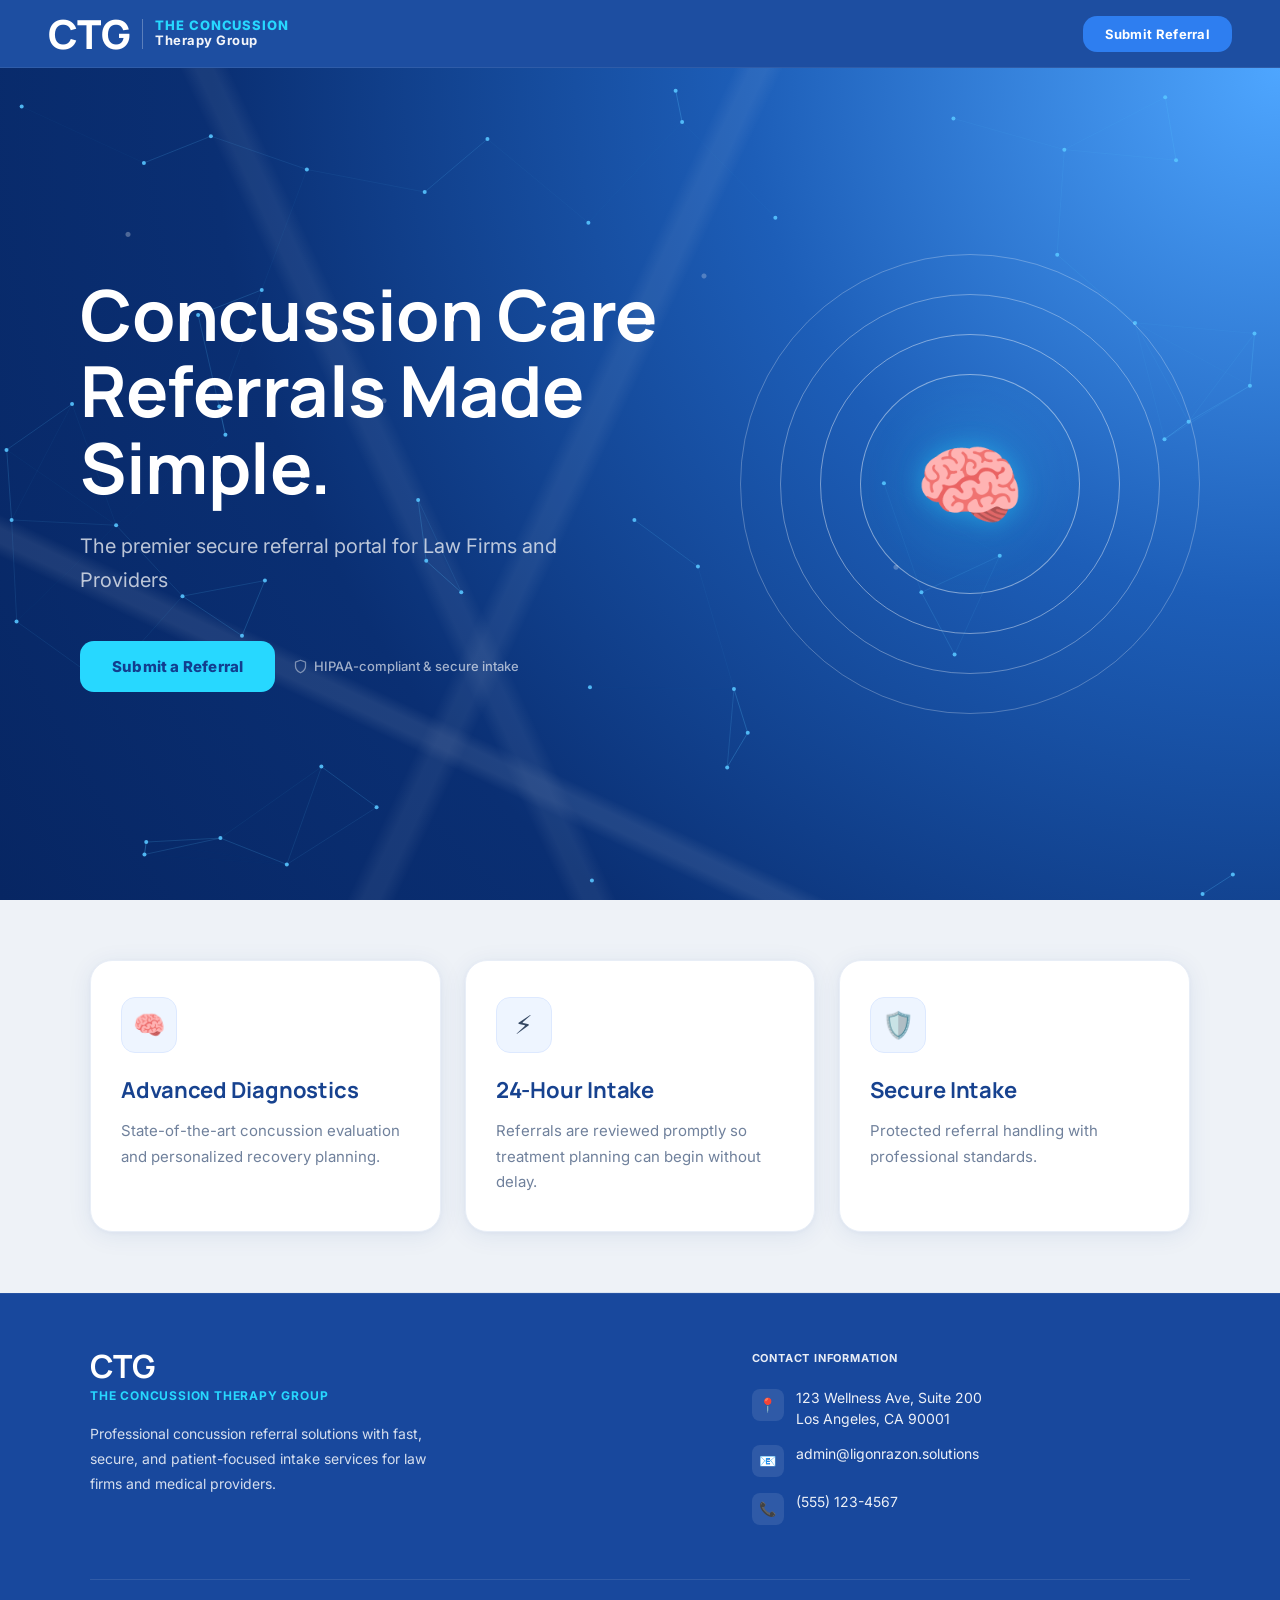
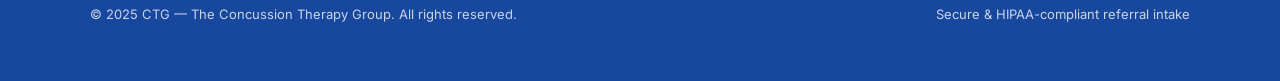
<file: index.html>
<!DOCTYPE html>
<html lang="en">
<head>
  <meta charset="UTF-8">
  <meta name="viewport" content="width=device-width, initial-scale=1.0">
  <title>CTG Referral Portal | The Concussion Therapy Group</title>
  <meta name="description" content="Secure, 24-hour concussion referral portal for law firms and medical providers. Submit patient referrals to The Concussion Therapy Group.">
  <link rel="stylesheet" href="style.css">
</head>
<body>

<!-- ═══════════════════════ PAGE SHELL ═══════════════════════ -->
<div class="page-shell" id="pageShell">

  <!-- HEADER -->
  <header>
    <div class="logo-wrap">
      <span class="logo-main">CTG</span>
      <div class="logo-divider"></div>
      <div class="logo-text-wrap">
        <div class="logo-line-accent">The Concussion</div>
        <div class="logo-line">Therapy Group</div>
      </div>
    </div>
    <button type="button" class="btn open-form-btn">
      Submit Referral
    </button>
  </header>

  <!-- HERO -->
  <section class="hero">
    <div class="hero-content">
      <h1>Concussion Care<br>Referrals Made <em>Simple.</em></h1>
      <p class="hero-sub">The premier secure referral portal for Law Firms and Providers</p>
      <div class="hero-actions">
        <button type="button" class="btn-primary open-form-btn">
          Submit a Referral
        </button>
        <div class="hero-trust">
          <svg width="15" height="15" viewBox="0 0 24 24" fill="none" stroke="currentColor" stroke-width="2" stroke-linecap="round" stroke-linejoin="round"><path d="M12 22s8-4 8-10V5l-8-3-8 3v7c0 6 8 10 8 10z"/></svg>
          HIPAA-compliant &amp; secure intake
        </div>
      </div>
    </div>

    <!-- Animated visual -->
    <div class="hero-visual">
      <div class="pulse-ring-group">
        <div class="pulse-ring"></div>
        <div class="pulse-ring"></div>
        <div class="pulse-ring"></div>
        <div class="ring-core">
          <span class="ring-icon">🧠</span>
        </div>
      </div>
    </div>
  </section>

  <!-- WHY REFER TO US -->
  <section class="section">
    <div class="cards">
      <div class="card reveal">
        <div class="card-icon-wrap">🧠</div>
        <h3>Advanced Diagnostics</h3>
        <p>State-of-the-art concussion evaluation and personalized recovery planning.</p>
      </div>
      <div class="card reveal" style="transition-delay:.12s">
        <div class="card-icon-wrap">⚡</div>
        <h3>24-Hour Intake</h3>
        <p>Referrals are reviewed promptly so treatment planning can begin without delay.</p>
      </div>
      <div class="card reveal" style="transition-delay:.24s">
        <div class="card-icon-wrap">🛡️</div>
        <h3>Secure Intake</h3>
        <p>Protected referral handling with professional standards.</p>
      </div>
    </div>
  </section>

  <div class="divider-line"></div>

  <!-- FOOTER -->
  <footer>
    <div class="footer-inner">
      <div class="footer-brand">
        <span class="logo-main">CTG</span>
        <span class="tagline">The Concussion Therapy Group</span>
        <p>Professional concussion referral solutions with fast, secure, and patient-focused intake services for law firms and medical providers.</p>
      </div>
      <div class="footer-contact">
        <h4>Contact Information</h4>
        <div class="contact-item">
          <div class="contact-item-icon">📍</div>
          <div class="contact-item-text">123 Wellness Ave, Suite 200<br>Los Angeles, CA 90001</div>
        </div>
        <div class="contact-item">
          <div class="contact-item-icon">📧</div>
          <div class="contact-item-text">admin@ligonrazon.solutions</div>
        </div>
        <div class="contact-item">
          <div class="contact-item-icon">📞</div>
          <div class="contact-item-text">(555) 123-4567</div>
        </div>
      </div>
    </div>
    <div class="footer-bottom">
      <p>&copy; 2025 CTG — The Concussion Therapy Group. All rights reserved.</p>
      <p>Secure &amp; HIPAA-compliant referral intake</p>
    </div>
  </footer>

</div><!-- /page-shell -->


<!-- ═══════════════════════ MODAL ═══════════════════════ -->
<div class="modal-overlay" id="formModal">
  <div class="modal-dialog" role="dialog" aria-modal="true" aria-labelledby="referralModalTitle">

    <!-- Modal Header -->
    <div class="modal-header">
      <div class="modal-header-left">
        <h2 id="referralModalTitle">Submit a Patient Referral</h2>
        <p>All fields are secure and confidential</p>
      </div>
      <button type="button" class="modal-close" id="closeModalBtn" aria-label="Close form">×</button>
    </div>

    <!-- Step Indicator -->
    <div class="step-indicator">
      <div class="step-pill active" id="stepPill1">
        <span class="step-pill-num">1</span>
        <span>Referral Details</span>
      </div>
      <div class="step-sep"></div>
      <div class="step-pill" id="stepPill2">
        <span class="step-pill-num">2</span>
        <span>Symptom Questionnaire</span>
      </div>
      <div class="step-sep"></div>
      <div class="step-pill" id="stepPill3">
        <span class="step-pill-num">3</span>
        <span>Optional Uploads</span>
      </div>
    </div>

    <!-- FORM -->
    <form
      id="referralForm"
      action="https://formsubmit.co/admin@ligonrazon.solutions"
      method="POST"
      enctype="multipart/form-data"
    >
      <input type="hidden" name="_subject" value="New CTG Referral Submission">
      <input type="hidden" name="_captcha" value="false">
      <input type="hidden" name="_template" value="table">
      <input type="hidden" name="_next" value="https://concussiontherapygroup.github.io/ctgreferrals/thank-you.html">
      <input type="hidden" name="Submission ID" id="submission_id">

      <!-- ── STEP 1: Referral Details ── -->
      <div class="form-body">
        <div class="form-step active" id="step1">

          <div class="form-section-title">
            <svg width="14" height="14" viewBox="0 0 24 24" fill="none" stroke="currentColor" stroke-width="2.5" stroke-linecap="round" stroke-linejoin="round"><path d="M20 21v-2a4 4 0 0 0-4-4H8a4 4 0 0 0-4 4v2"/><circle cx="12" cy="7" r="4"/></svg>
            Referring Party
          </div>

          <label for="law_firm_provider_name">Law Firm / Provider Name</label>
          <input id="law_firm_provider_name" name="Law Firm / Provider Name" type="text" placeholder="Enter firm or provider name" required>

          <label for="case_manager_paralegal">Case Manager / Paralegal</label>
          <input id="case_manager_paralegal" name="Case Manager / Paralegal" type="text" placeholder="Primary contact name" required>

          <div class="form-section-title" style="margin-top:22px;">
            <svg width="14" height="14" viewBox="0 0 24 24" fill="none" stroke="currentColor" stroke-width="2.5" stroke-linecap="round" stroke-linejoin="round"><path d="M3 9l9-7 9 7v11a2 2 0 0 1-2 2H5a2 2 0 0 1-2-2z"/><polyline points="9 22 9 12 15 12 15 22"/></svg>
            Patient Information
          </div>

          <label for="patient_full_name">Patient's Full Name</label>
          <input id="patient_full_name" name="Patient Full Name" type="text" placeholder="Full legal name" required>

          <label for="patient_full_address">Patient's Full Address</label>
          <input id="patient_full_address" name="Patient Full Address" type="text" placeholder="Street, City, State, ZIP" required>

          <div class="grid2">
            <div>
              <label for="date_of_birth">Date of Birth</label>
              <input id="date_of_birth" name="Date of Birth" type="date" required>
            </div>
            <div>
              <label for="date_of_incident">Date of Incident</label>
              <input id="date_of_incident" name="Date of Incident" type="date" required>
            </div>
          </div>

          <div class="grid2">
            <div>
              <label for="phone_number">Phone Number</label>
              <input id="phone_number" name="Phone Number" type="tel" placeholder="(000) 000-0000" required>
            </div>
            <div>
              <label for="workers_comp_case">Workers Comp Case?</label>
              <select id="workers_comp_case" name="Workers Comp Case" required>
                <option value="">Select option</option>
                <option value="Yes">Yes</option>
                <option value="No">No</option>
              </select>
            </div>
          </div>

          <label for="pip_details">PIP Details <span style="font-weight:400;text-transform:none;letter-spacing:0;font-size:11px;color:var(--text-muted)">(if applicable)</span></label>
          <textarea id="pip_details" name="PIP Details" rows="4" placeholder="Additional insurance or case details..."></textarea>

          <div class="form-actions">
            <div class="left-actions">
              <button type="button" class="alt-btn" id="cancelModalBtn1">Cancel</button>
            </div>
            <div class="right-actions">
              <button type="button" id="nextBtn1" class="submit-btn">
                Continue
                <svg width="14" height="14" viewBox="0 0 24 24" fill="none" stroke="currentColor" stroke-width="2.5" stroke-linecap="round" stroke-linejoin="round"><path d="M5 12h14M12 5l7 7-7 7"/></svg>
              </button>
            </div>
          </div>

        </div><!-- /step1 -->

        <!-- ── STEP 2: Symptoms ── -->
        <div class="form-step" id="step2">

          <div class="step2-note">
            <svg width="16" height="16" viewBox="0 0 24 24" fill="none" stroke="currentColor" stroke-width="2" stroke-linecap="round" stroke-linejoin="round"><circle cx="12" cy="12" r="10"/><line x1="12" y1="8" x2="12" y2="12"/><line x1="12" y1="16" x2="12.01" y2="16"/></svg>
            Please answer each symptom question on behalf of the patient.
          </div>

          <!-- 1. Verbal Communication -->
          <div class="symptom-block">
            <div class="symptom-box">
              <div class="symptom-heading">
                <div class="symptom-number">1</div>
                <div class="symptom-title">Verbal Communication</div>
              </div>
              <div class="symptom-question-row">
                <div class="symptom-question-text">Is it taking longer to understand the meaning of what somebody is saying to you?</div>
                <div class="yes-no-group">
                  <input type="radio" id="vc_meaning_yes" name="Verbal Communication - Takes longer to understand meaning" value="Yes" required>
                  <label for="vc_meaning_yes" class="yn-btn">Yes</label>
                  <input type="radio" id="vc_meaning_no" name="Verbal Communication - Takes longer to understand meaning" value="No" required>
                  <label for="vc_meaning_no" class="yn-btn">No</label>
                </div>
              </div>
              <div class="symptom-question-row">
                <div class="symptom-question-text">Is it taking longer to find the words to say what you want to say?</div>
                <div class="yes-no-group">
                  <input type="radio" id="vc_words_yes" name="Verbal Communication - Takes longer to find words" value="Yes" required>
                  <label for="vc_words_yes" class="yn-btn">Yes</label>
                  <input type="radio" id="vc_words_no" name="Verbal Communication - Takes longer to find words" value="No" required>
                  <label for="vc_words_no" class="yn-btn">No</label>
                </div>
              </div>
              <div class="symptom-question-row">
                <div class="symptom-question-text">Is it taking longer to say the words once you know what you want to say?</div>
                <div class="yes-no-group">
                  <input type="radio" id="vc_say_yes" name="Verbal Communication - Takes longer to say words" value="Yes" required>
                  <label for="vc_say_yes" class="yn-btn">Yes</label>
                  <input type="radio" id="vc_say_no" name="Verbal Communication - Takes longer to say words" value="No" required>
                  <label for="vc_say_no" class="yn-btn">No</label>
                </div>
              </div>
            </div>
          </div>

          <!-- 2. Light Sensitivity -->
          <div class="symptom-block">
            <div class="symptom-box">
              <div class="symptom-heading">
                <div class="symptom-number">2</div>
                <div class="symptom-title">Light Sensitivity</div>
              </div>
              <div class="symptom-question-row">
                <div class="symptom-question-text">Are you more sensitive to light than before the accident?</div>
                <div class="yes-no-group">
                  <input type="radio" id="light_sens_yes" name="Light Sensitivity" value="Yes" required>
                  <label for="light_sens_yes" class="yn-btn">Yes</label>
                  <input type="radio" id="light_sens_no" name="Light Sensitivity" value="No" required>
                  <label for="light_sens_no" class="yn-btn">No</label>
                </div>
              </div>
            </div>
          </div>

          <!-- 3. Sleep Difficulty -->
          <div class="symptom-block">
            <div class="symptom-box">
              <div class="symptom-heading">
                <div class="symptom-number">3</div>
                <div class="symptom-title">Sleep Difficulty</div>
              </div>
              <div class="symptom-question-row">
                <div class="symptom-question-text">Are you sleeping less than usual?</div>
                <div class="yes-no-group">
                  <input type="radio" id="sleep_less_yes" name="Sleep Difficulty - Sleeping less than usual" value="Yes" required>
                  <label for="sleep_less_yes" class="yn-btn">Yes</label>
                  <input type="radio" id="sleep_less_no" name="Sleep Difficulty - Sleeping less than usual" value="No" required>
                  <label for="sleep_less_no" class="yn-btn">No</label>
                </div>
              </div>
              <div class="symptom-question-row">
                <div class="symptom-question-text">Are you having difficulty falling asleep?</div>
                <div class="yes-no-group">
                  <input type="radio" id="sleep_fall_yes" name="Sleep Difficulty - Difficulty falling asleep" value="Yes" required>
                  <label for="sleep_fall_yes" class="yn-btn">Yes</label>
                  <input type="radio" id="sleep_fall_no" name="Sleep Difficulty - Difficulty falling asleep" value="No" required>
                  <label for="sleep_fall_no" class="yn-btn">No</label>
                </div>
              </div>
            </div>
          </div>

          <!-- 4. Fear of Travel -->
          <div class="symptom-block">
            <div class="symptom-box">
              <div class="symptom-heading">
                <div class="symptom-number">4</div>
                <div class="symptom-title">Fear of Travel</div>
              </div>
              <div class="symptom-question-row">
                <div class="symptom-question-text">Are you afraid to travel or drive in a car?</div>
                <div class="yes-no-group">
                  <input type="radio" id="travel_yes" name="Fear of Travel" value="Yes" required>
                  <label for="travel_yes" class="yn-btn">Yes</label>
                  <input type="radio" id="travel_no" name="Fear of Travel" value="No" required>
                  <label for="travel_no" class="yn-btn">No</label>
                </div>
              </div>
            </div>
          </div>

          <!-- 5. Headaches -->
          <div class="symptom-block">
            <div class="symptom-box">
              <div class="symptom-heading">
                <div class="symptom-number">5</div>
                <div class="symptom-title">Headaches</div>
              </div>
              <div class="symptom-question-row">
                <div class="symptom-question-text">Are you having more headaches or more intense headaches since the accident?</div>
                <div class="yes-no-group">
                  <input type="radio" id="headaches_yes" name="Headaches" value="Yes" required>
                  <label for="headaches_yes" class="yn-btn">Yes</label>
                  <input type="radio" id="headaches_no" name="Headaches" value="No" required>
                  <label for="headaches_no" class="yn-btn">No</label>
                </div>
              </div>
            </div>
          </div>

          <!-- 6. Wooziness -->
          <div class="symptom-block">
            <div class="symptom-box">
              <div class="symptom-heading">
                <div class="symptom-number">6</div>
                <div class="symptom-title">Wooziness</div>
              </div>
              <div class="symptom-question-row">
                <div class="symptom-question-text">Do you feel any wooziness?</div>
                <div class="yes-no-group">
                  <input type="radio" id="woozy_yes" name="Wooziness" value="Yes" required>
                  <label for="woozy_yes" class="yn-btn">Yes</label>
                  <input type="radio" id="woozy_no" name="Wooziness" value="No" required>
                  <label for="woozy_no" class="yn-btn">No</label>
                </div>
              </div>
            </div>
          </div>

          <!-- 7. Lightheadedness -->
          <div class="symptom-block">
            <div class="symptom-box">
              <div class="symptom-heading">
                <div class="symptom-number">7</div>
                <div class="symptom-title">Lightheadedness</div>
              </div>
              <div class="symptom-question-row">
                <div class="symptom-question-text">Do you feel lightheadedness?</div>
                <div class="yes-no-group">
                  <input type="radio" id="lightheaded_yes" name="Lightheadedness" value="Yes" required>
                  <label for="lightheaded_yes" class="yn-btn">Yes</label>
                  <input type="radio" id="lightheaded_no" name="Lightheadedness" value="No" required>
                  <label for="lightheaded_no" class="yn-btn">No</label>
                </div>
              </div>
            </div>
          </div>

          <!-- 8. Emotional -->
          <div class="symptom-block">
            <div class="symptom-box">
              <div class="symptom-heading">
                <div class="symptom-number">8</div>
                <div class="symptom-title">Emotional</div>
              </div>
              <div class="symptom-question-row">
                <div class="symptom-question-text">Do you feel more emotional since the accident?</div>
                <div class="yes-no-group">
                  <input type="radio" id="emotional_yes" name="Emotional" value="Yes" required>
                  <label for="emotional_yes" class="yn-btn">Yes</label>
                  <input type="radio" id="emotional_no" name="Emotional" value="No" required>
                  <label for="emotional_no" class="yn-btn">No</label>
                </div>
              </div>
            </div>
          </div>

          <!-- 9. Nervousness -->
          <div class="symptom-block">
            <div class="symptom-box">
              <div class="symptom-heading">
                <div class="symptom-number">9</div>
                <div class="symptom-title">Nervousness</div>
              </div>
              <div class="symptom-question-row">
                <div class="symptom-question-text">Do you feel more nervous since the accident?</div>
                <div class="yes-no-group">
                  <input type="radio" id="nervous_yes" name="Nervousness" value="Yes" required>
                  <label for="nervous_yes" class="yn-btn">Yes</label>
                  <input type="radio" id="nervous_no" name="Nervousness" value="No" required>
                  <label for="nervous_no" class="yn-btn">No</label>
                </div>
              </div>
            </div>
          </div>

          <div class="form-actions">
            <div class="left-actions">
              <button type="button" id="backBtn2" class="alt-btn">
                <svg width="13" height="13" viewBox="0 0 24 24" fill="none" stroke="currentColor" stroke-width="2.5" stroke-linecap="round" stroke-linejoin="round"><path d="M19 12H5M12 19l-7-7 7-7"/></svg>
                Back
              </button>
            </div>
            <div class="right-actions">
              <button type="button" id="nextBtn2" class="submit-btn">
                Continue
                <svg width="14" height="14" viewBox="0 0 24 24" fill="none" stroke="currentColor" stroke-width="2.5" stroke-linecap="round" stroke-linejoin="round"><path d="M5 12h14M12 5l7 7-7 7"/></svg>
              </button>
            </div>
          </div>

        </div><!-- /step2 -->

        <!-- ── STEP 3: Uploads ── -->
        <div class="form-step" id="step3">

          <div class="step2-note">
            <svg width="16" height="16" viewBox="0 0 24 24" fill="none" stroke="currentColor" stroke-width="2" stroke-linecap="round" stroke-linejoin="round"><path d="M21 15v4a2 2 0 0 1-2 2H5a2 2 0 0 1-2-2v-4"/><polyline points="17 8 12 3 7 8"/><line x1="12" y1="3" x2="12" y2="15"/></svg>
            Optional uploads — max total size is <strong style="margin-left:4px;">9 MB</strong>.
          </div>

          <!-- Attached photos question -->
          <div class="symptom-block">
            <div class="symptom-box">
              <div class="symptom-heading">
                <div class="symptom-number">?</div>
                <div class="symptom-title">Are you attaching photos?</div>
              </div>
              <div class="symptom-question-row">
                <div class="symptom-question-text">Please let us know whether you are submitting any photo attachments with this referral.</div>
                <div class="yes-no-group">
                  <input type="radio" id="attached_photos_yes" name="Attached Photos?" value="Yes" required>
                  <label for="attached_photos_yes" class="yn-btn">Yes</label>
                  <input type="radio" id="attached_photos_no" name="Attached Photos?" value="No" required>
                  <label for="attached_photos_no" class="yn-btn">No</label>
                </div>
              </div>
            </div>
          </div>

          <label for="government_id">Government ID Photo <span style="font-weight:400;text-transform:none;letter-spacing:0;font-size:11px;color:var(--text-muted)">(Optional)</span></label>
          <input id="government_id" name="Government ID Photo" type="file" accept="image/*">

          <label for="auto_insurance_card">Auto Insurance Card Photo <span style="font-weight:400;text-transform:none;letter-spacing:0;font-size:11px;color:var(--text-muted)">(Optional)</span></label>
          <input id="auto_insurance_card" name="Auto Insurance Card Photo" type="file" accept="image/*">

          <div class="form-actions">
            <div class="left-actions">
              <button type="button" id="backBtn3" class="alt-btn">
                <svg width="13" height="13" viewBox="0 0 24 24" fill="none" stroke="currentColor" stroke-width="2.5" stroke-linecap="round" stroke-linejoin="round"><path d="M19 12H5M12 19l-7-7 7-7"/></svg>
                Back
              </button>
            </div>
            <div class="right-actions">
              <button type="submit" class="submit-btn">
                <svg width="14" height="14" viewBox="0 0 24 24" fill="none" stroke="currentColor" stroke-width="2.5" stroke-linecap="round" stroke-linejoin="round"><path d="M12 22s8-4 8-10V5l-8-3-8 3v7c0 6 8 10 8 10z"/></svg>
                Submit Secure Referral
              </button>
            </div>
          </div>

        </div><!-- /step3 -->

        <div id="submissionStatus" class="submission-status" style="display:none;"></div>

      </div><!-- /form-body -->
    </form>

  </div><!-- /modal-dialog -->
</div><!-- /modal-overlay -->


<!-- ═══════════════════════ SCRIPTS ═══════════════════════ -->
<script>
/* ── Google Apps Script URL ─────────────────────────── */
const APPS_SCRIPT_URL = "https://script.google.com/macros/s/AKfycbxZIA-p1ildH3FBEvtzJyLDnFqOlr9NNIztrc6M_oCJWsXb8C4vhr-uYoxcEpNRutbYdA/exec";

/* ── Neural Network Canvas ──────────────────────────── */
const hero   = document.querySelector('.hero');
const canvas = document.createElement('canvas');
canvas.id    = 'network';
hero.prepend(canvas);
const ctx    = canvas.getContext('2d');
let w, h, pts = [];

function sizeCanvas() {
  w = canvas.width  = hero.offsetWidth;
  h = canvas.height = hero.offsetHeight;
}
function initPts() {
  pts = [];
  const count = Math.min(55, Math.floor(w / 18));
  for (let i = 0; i < count; i++) {
    pts.push({
      x:  Math.random() * w,
      y:  Math.random() * h,
      vx: (Math.random() - .5) * .45,
      vy: (Math.random() - .5) * .45
    });
  }
}
function draw() {
  ctx.clearRect(0, 0, w, h);
  for (let i = 0; i < pts.length; i++) {
    const p = pts[i];
    p.x += p.vx;  p.y += p.vy;
    if (p.x < 0 || p.x > w) p.vx *= -1;
    if (p.y < 0 || p.y > h) p.vy *= -1;
    ctx.beginPath();
    ctx.arc(p.x, p.y, 2, 0, Math.PI * 2);
    ctx.fillStyle = 'rgba(88,196,255,.9)';
    ctx.fill();
    for (let j = i + 1; j < pts.length; j++) {
      const q  = pts[j];
      const dx = p.x - q.x, dy = p.y - q.y;
      const d  = Math.sqrt(dx*dx + dy*dy);
      if (d < 150) {
        ctx.beginPath();
        ctx.moveTo(p.x, p.y);
        ctx.lineTo(q.x, q.y);
        ctx.strokeStyle = `rgba(88,196,255,${(1 - d / 150) * .35})`;
        ctx.lineWidth = 1;
        ctx.stroke();
      }
    }
  }
  requestAnimationFrame(draw);
}
window.addEventListener('resize', () => { sizeCanvas(); initPts(); });
sizeCanvas(); initPts(); draw();

/* ── Scroll Reveal ──────────────────────────────────── */
const revealEls = document.querySelectorAll('.reveal');
const revealObs = new IntersectionObserver((entries) => {
  entries.forEach(e => { if (e.isIntersecting) { e.target.classList.add('visible'); revealObs.unobserve(e.target); } });
}, { threshold: .12 });
revealEls.forEach(el => revealObs.observe(el));

/* ── Modal ──────────────────────────────────────────── */
const formModal    = document.getElementById('formModal');
const pageShell    = document.getElementById('pageShell');
const closeModalBtn   = document.getElementById('closeModalBtn');
const cancelModalBtn1 = document.getElementById('cancelModalBtn1');

function openModal() {
  formModal.classList.add('active');
  pageShell.classList.add('blurred');
  document.body.classList.add('modal-open');
}
function closeModal() {
  formModal.classList.remove('active');
  pageShell.classList.remove('blurred');
  document.body.classList.remove('modal-open');
}

document.querySelectorAll('.open-form-btn').forEach(b => b.addEventListener('click', openModal));
closeModalBtn.addEventListener('click', closeModal);
cancelModalBtn1.addEventListener('click', closeModal);
formModal.addEventListener('click', e => { if (e.target === formModal) closeModal(); });
document.addEventListener('keydown', e => { if (e.key === 'Escape' && formModal.classList.contains('active')) closeModal(); });

/* ── Step Navigation ────────────────────────────────── */
const step1     = document.getElementById('step1');
const step2     = document.getElementById('step2');
const step3     = document.getElementById('step3');
const stepPill1 = document.getElementById('stepPill1');
const stepPill2 = document.getElementById('stepPill2');
const stepPill3 = document.getElementById('stepPill3');
const nextBtn1  = document.getElementById('nextBtn1');
const nextBtn2  = document.getElementById('nextBtn2');
const backBtn2  = document.getElementById('backBtn2');
const backBtn3  = document.getElementById('backBtn3');
const referralForm      = document.getElementById('referralForm');
const submissionIdInput = document.getElementById('submission_id');
const submissionStatus  = document.getElementById('submissionStatus');

function setActiveStep(n) {
  [step1, step2, step3].forEach(s => s.classList.remove('active'));
  [stepPill1, stepPill2, stepPill3].forEach(p => p.classList.remove('active', 'completed'));
  if (n === 1) {
    step1.classList.add('active');
    stepPill1.classList.add('active');
  } else if (n === 2) {
    step2.classList.add('active');
    stepPill1.classList.add('completed');
    stepPill2.classList.add('active');
  } else {
    step3.classList.add('active');
    stepPill1.classList.add('completed');
    stepPill2.classList.add('completed');
    stepPill3.classList.add('active');
  }
  // scroll modal to top
  document.querySelector('.modal-dialog').scrollTo({ top: 0, behavior: 'smooth' });
}

function validateStep(container) {
  const fields = container.querySelectorAll('input, select, textarea');
  for (const f of fields) {
    if (!f.checkValidity()) { f.reportValidity(); return false; }
  }
  return true;
}

nextBtn1.addEventListener('click', () => { if (validateStep(step1)) setActiveStep(2); });
nextBtn2.addEventListener('click', () => { if (validateStep(step2)) setActiveStep(3); });
backBtn2.addEventListener('click', () => setActiveStep(1));
backBtn3.addEventListener('click', () => setActiveStep(2));

/* ── Submission ─────────────────────────────────────── */
function generateSubmissionId() {
  return "CTG-" + Date.now() + "-" + Math.floor(Math.random() * 100000);
}
function getRadioValue(name) {
  const checked = document.querySelector(`input[name="${CSS.escape(name)}"]:checked`);
  return checked ? checked.value : "";
}
function buildSheetPayload() {
  const govId    = document.getElementById('government_id');
  const autoCard = document.getElementById('auto_insurance_card');
  return {
    submissionId:           submissionIdInput.value,
    lawFirmProviderName:    document.getElementById('law_firm_provider_name').value,
    caseManagerParalegal:   document.getElementById('case_manager_paralegal').value,
    patientFullName:        document.getElementById('patient_full_name').value,
    patientFullAddress:     document.getElementById('patient_full_address').value,
    dateOfBirth:            document.getElementById('date_of_birth').value,
    dateOfIncident:         document.getElementById('date_of_incident').value,
    phoneNumber:            document.getElementById('phone_number').value,
    workersCompCase:        document.getElementById('workers_comp_case').value,
    pipDetails:             document.getElementById('pip_details').value,
    vcMeaning:              getRadioValue('Verbal Communication - Takes longer to understand meaning'),
    vcWords:                getRadioValue('Verbal Communication - Takes longer to find words'),
    vcSay:                  getRadioValue('Verbal Communication - Takes longer to say words'),
    lightSensitivity:       getRadioValue('Light Sensitivity'),
    sleepLess:              getRadioValue('Sleep Difficulty - Sleeping less than usual'),
    sleepFall:              getRadioValue('Sleep Difficulty - Difficulty falling asleep'),
    fearOfTravel:           getRadioValue('Fear of Travel'),
    headaches:              getRadioValue('Headaches'),
    wooziness:              getRadioValue('Wooziness'),
    lightheadedness:        getRadioValue('Lightheadedness'),
    emotional:              getRadioValue('Emotional'),
    nervousness:            getRadioValue('Nervousness'),
    attachedPhotos:         getRadioValue('Attached Photos?'),
    governmentIdUploaded:   govId.files.length    > 0 ? "Yes" : "No",
    autoInsuranceUploaded:  autoCard.files.length > 0 ? "Yes" : "No"
  };
}

referralForm.addEventListener('submit', async function(e) {
  e.preventDefault();
  if (!validateStep(step3)) return;

  const govId    = document.getElementById('government_id');
  const autoCard = document.getElementById('auto_insurance_card');
  const attachedPhotosAnswer = getRadioValue('Attached Photos?');

  const govSize   = govId.files[0]    ? govId.files[0].size    : 0;
  const autoSize  = autoCard.files[0] ? autoCard.files[0].size : 0;
  const totalSize = govSize + autoSize;
  const maxSize   = 9 * 1024 * 1024;

  if (totalSize > maxSize) {
    alert('The total size of the uploaded photos must not exceed 9 MB.');
    return;
  }
  if (attachedPhotosAnswer === "Yes" && govId.files.length === 0 && autoCard.files.length === 0) {
    alert('You selected "Yes" for attached photos, but no files were uploaded.');
    return;
  }
  if (attachedPhotosAnswer === "No" && (govId.files.length > 0 || autoCard.files.length > 0)) {
    alert('You selected "No" for attached photos, but files were uploaded. Please update your answer or remove the files.');
    return;
  }
  if (!submissionIdInput.value) {
    submissionIdInput.value = generateSubmissionId();
  }

  submissionStatus.style.display = 'block';
  submissionStatus.textContent   = 'Submitting your referral…';
  submissionStatus.className     = 'submission-status is-loading';

  try {
    const payload  = buildSheetPayload();
    const response = await fetch(APPS_SCRIPT_URL, {
      method:  'POST',
      headers: { 'Content-Type': 'text/plain;charset=utf-8' },
      body:    JSON.stringify(payload)
    });
    const result = await response.json();
    if (!result.success) throw new Error(result.error || 'Google Sheets submission failed.');
    submissionStatus.textContent = 'Details saved. Sending attachments…';
    referralForm.submit();
  } catch (error) {
    console.error(error);
    submissionStatus.textContent = 'There was a problem saving the form. Please try again.';
    submissionStatus.className   = 'submission-status is-error';
  }
});
</script>

</body>
</html>
</file>
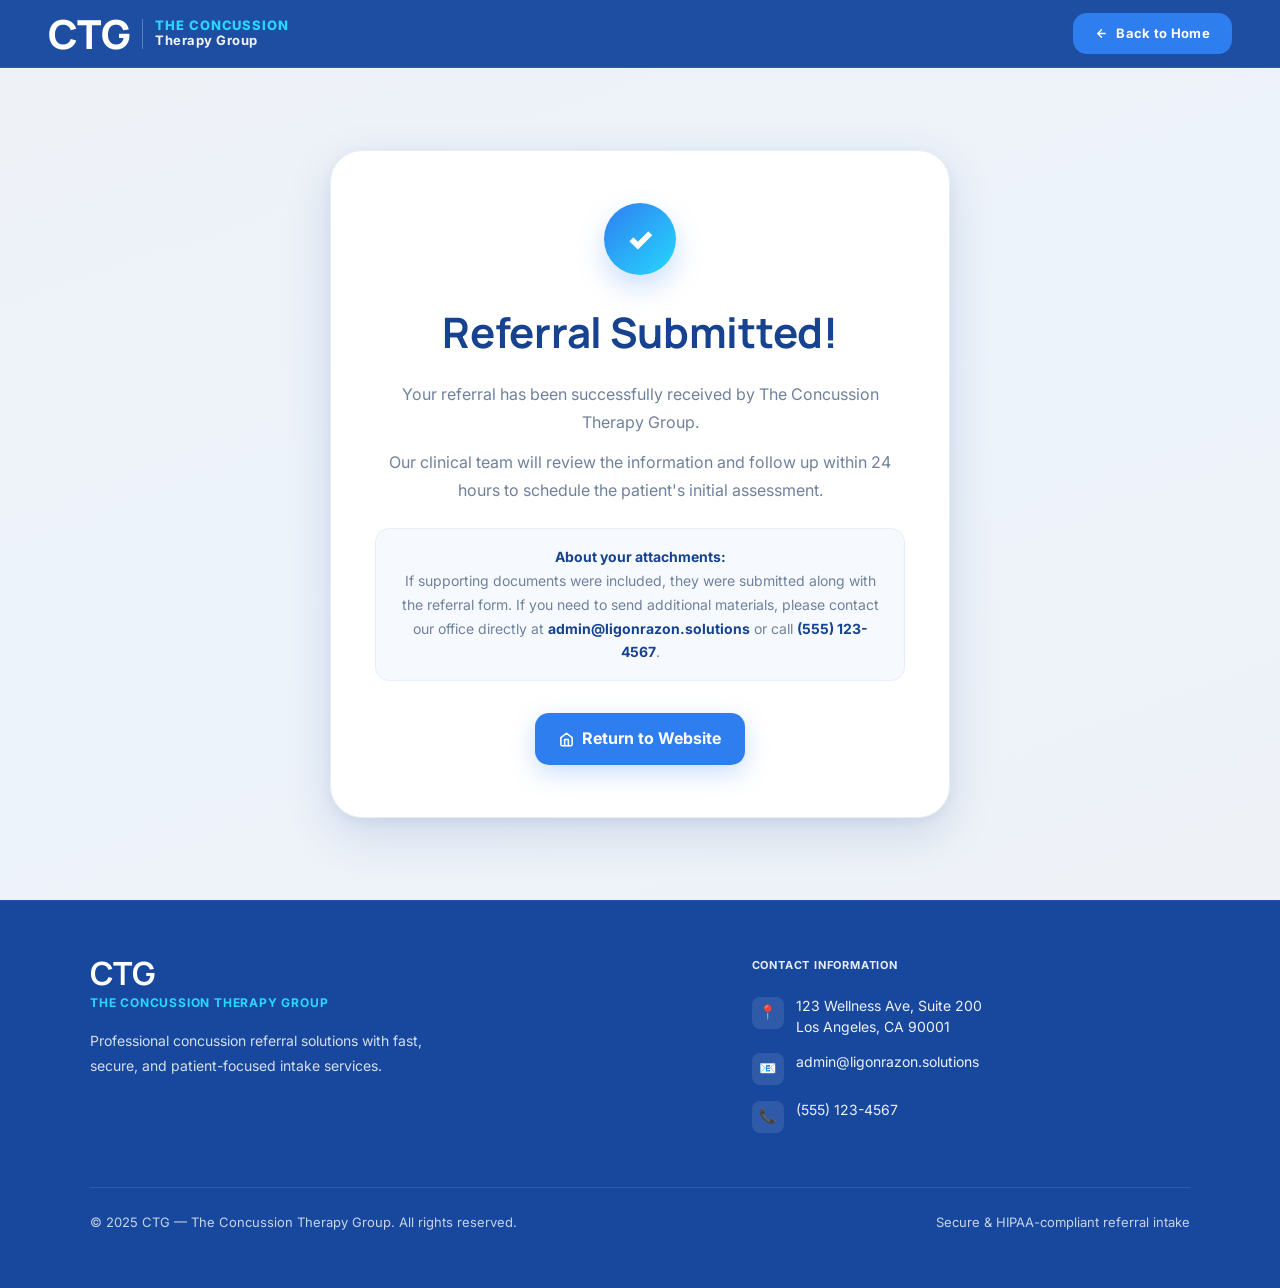
<file: thank-you.html>
<!DOCTYPE html>
<html lang="en">
<head>
  <meta charset="UTF-8">
  <meta name="viewport" content="width=device-width, initial-scale=1.0">
  <title>Thank You | CTG Referral Portal</title>
  <link rel="stylesheet" href="style.css">
</head>
<body>

<header>
  <div class="logo-wrap">
    <span class="logo-main">CTG</span>
    <div class="logo-divider"></div>
    <div class="logo-text-wrap">
      <div class="logo-line-accent">The Concussion</div>
      <div class="logo-line">Therapy Group</div>
    </div>
  </div>
  <a href="index.html" class="btn">
    <svg width="13" height="13" viewBox="0 0 24 24" fill="none" stroke="currentColor" stroke-width="2.5" stroke-linecap="round" stroke-linejoin="round"><path d="M19 12H5M12 19l-7-7 7-7"/></svg>
    Back to Home
  </a>
</header>

<section class="thankyou-section">
  <div class="thankyou-card">
    <div class="thankyou-icon">✓</div>
    <h1>Referral Submitted!</h1>
    <p>Your referral has been successfully received by The Concussion Therapy Group.</p>
    <p>Our clinical team will review the information and follow up within 24 hours to schedule the patient's initial assessment.</p>

    <div class="thankyou-note">
      <strong>About your attachments:</strong><br>
      If supporting documents were included, they were submitted along with the referral form. If you need to send additional materials, please contact our office directly at <strong>admin@ligonrazon.solutions</strong> or call <strong>(555) 123-4567</strong>.
    </div>

    <a href="index.html" class="back-home-btn">
      <svg width="15" height="15" viewBox="0 0 24 24" fill="none" stroke="currentColor" stroke-width="2.5" stroke-linecap="round" stroke-linejoin="round"><path d="M3 9l9-7 9 7v11a2 2 0 0 1-2 2H5a2 2 0 0 1-2-2z"/><polyline points="9 22 9 12 15 12 15 22"/></svg>
      Return to Website
    </a>
  </div>
</section>

<footer>
  <div class="footer-inner">
    <div class="footer-brand">
      <span class="logo-main">CTG</span>
      <span class="tagline">The Concussion Therapy Group</span>
      <p>Professional concussion referral solutions with fast, secure, and patient-focused intake services.</p>
    </div>
    <div class="footer-contact">
      <h4>Contact Information</h4>
      <div class="contact-item">
        <div class="contact-item-icon">📍</div>
        <div class="contact-item-text">123 Wellness Ave, Suite 200<br>Los Angeles, CA 90001</div>
      </div>
      <div class="contact-item">
        <div class="contact-item-icon">📧</div>
        <div class="contact-item-text">admin@ligonrazon.solutions</div>
      </div>
      <div class="contact-item">
        <div class="contact-item-icon">📞</div>
        <div class="contact-item-text">(555) 123-4567</div>
      </div>
    </div>
  </div>
  <div class="footer-bottom">
    <p>&copy; 2025 CTG — The Concussion Therapy Group. All rights reserved.</p>
    <p>Secure &amp; HIPAA-compliant referral intake</p>
  </div>
</footer>

</body>
</html>
</file>
<file: style.css>
/* ═══════════════════════════════════════════════════════
   CTG — The Concussion Therapy Group
   Design System: "Precision Care" — Premium Medical Portal
   Fonts: Manrope (display) + Inter (UI)
═══════════════════════════════════════════════════════ */

@import url('https://fonts.googleapis.com/css2?family=Inter:wght@300;400;500;600;700;800&family=Manrope:wght@500;600;700;800&display=swap');

/* ── Tokens ── */
:root {
  --navy:        #123E8F;
  --navy-mid:    #184A9E;
  --navy-light:  #2767C5;
  --blue:        #2E7EF0;
  --blue-light:  #5AA5FF;
  --teal:        #27D8FF;
  --teal-dim:    #18BFE6;
  --teal-glow:   rgba(39,216,255,.18);
  --white:       #FFFFFF;
  --off-white:   #EEF2F7;
  --surface:     #F4F7FB;
  --border:      #D8E2F0;
  --border-soft: #E8EEF7;
  --text-head:   #17428F;
  --text-body:   #354863;
  --text-muted:  #70819C;
  --danger:      #C0392B;
  --danger-bg:   #FFF1F1;
  --info-bg:     #EFF6FF;
  --shadow-card: 0 4px 24px rgba(18,62,143,.08), 0 1px 4px rgba(18,62,143,.04);
  --shadow-lift: 0 16px 48px rgba(18,62,143,.14), 0 4px 12px rgba(18,62,143,.06);
  --shadow-modal:0 24px 80px rgba(8,22,46,.28), 0 8px 24px rgba(8,22,46,.12);
  --radius-sm:   8px;
  --radius-md:   14px;
  --radius-lg:   22px;
  --radius-xl:   32px;
  --font-display:'Manrope', system-ui, sans-serif;
  --font-body:   'Inter', system-ui, sans-serif;
  --transition:  .22s cubic-bezier(.4,0,.2,1);
}

/* ── Reset ── */
*, *::before, *::after { margin:0; padding:0; box-sizing:border-box; }

html { scroll-behavior:smooth; }

body {
  font-family: var(--font-body);
  background: var(--off-white);
  color: var(--text-body);
  -webkit-font-smoothing: antialiased;
  line-height: 1.6;
}

body.modal-open { overflow: hidden; }

/* ── Page Shell blur ── */
.page-shell { transition: filter .3s ease, transform .3s ease; }
.page-shell.blurred {
  filter: blur(8px) brightness(.92);
  transform: scale(.992);
  pointer-events: none;
  user-select: none;
}

/* ══════════════════════════════════════
   HEADER
══════════════════════════════════════ */
header {
  position: sticky;
  top: 0;
  z-index: 100;
  background: rgba(20, 71, 158, .96);
  backdrop-filter: blur(16px);
  -webkit-backdrop-filter: blur(16px);
  border-bottom: 1px solid rgba(255,255,255,.08);
  padding: 0 48px;
  height: 68px;
  display: flex;
  align-items: center;
  justify-content: space-between;
}

.logo-wrap {
  display: flex;
  align-items: center;
  gap: 12px;
  text-decoration: none;
}

.logo-main {
  font-family: var(--font-display);
  font-size: 40px;
  font-weight: 800;
  color: #fff;
  letter-spacing: -.6px;
  line-height: 1;
}

.logo-divider {
  width: 1px;
  height: 30px;
  background: rgba(255,255,255,.28);
  flex-shrink: 0;
}

.logo-text-wrap { display: flex; flex-direction: column; gap: 1px; }

.logo-line-accent {
  font-size: 13px;
  font-weight: 800;
  color: var(--teal);
  letter-spacing: .9px;
  text-transform: uppercase;
  line-height: 1.05;
}

.logo-line {
  font-size: 13px;
  font-weight: 700;
  color: rgba(255,255,255,.95);
  letter-spacing: .5px;
  line-height: 1.05;
}

/* Header CTA */
.btn {
  display: inline-flex;
  align-items: center;
  gap: 8px;
  padding: 10px 22px;
  background: var(--blue);
  color: #fff;
  font-family: var(--font-body);
  font-size: 13px;
  font-weight: 700;
  letter-spacing: .3px;
  border-radius: var(--radius-md);
  border: none;
  cursor: pointer;
  text-decoration: none;
  transition: all var(--transition);
}
.btn:hover { background: var(--blue-light); transform: translateY(-1px); box-shadow: 0 8px 24px rgba(46,126,240,.35); }
.btn:active { transform: translateY(0); }

/* ══════════════════════════════════════
   HERO
══════════════════════════════════════ */
.hero {
  position: relative;
  min-height: calc(100vh - 68px);
  display: flex;
  align-items: center;
  overflow: hidden;
  background: radial-gradient(circle at top right, #4ea6ff 0%, #1d5eb8 35%, #0a2f73 70%, #072663 100%);
}

/* Subtle grain texture */
.hero::before {
  content: '';
  position: absolute;
  inset: 0;
  opacity: .35;
  background-image:
    radial-gradient(circle at 10% 20%, rgba(255,255,255,.8) 0 2px, transparent 3px),
    radial-gradient(circle at 30% 40%, rgba(255,255,255,.7) 0 2px, transparent 3px),
    radial-gradient(circle at 55% 25%, rgba(255,255,255,.7) 0 2px, transparent 3px),
    radial-gradient(circle at 70% 60%, rgba(255,255,255,.7) 0 2px, transparent 3px),
    linear-gradient(25deg, transparent 24%, rgba(255,255,255,.25) 25%, rgba(255,255,255,.25) 26%, transparent 27%),
    linear-gradient(65deg, transparent 34%, rgba(255,255,255,.18) 35%, rgba(255,255,255,.18) 36%, transparent 37%),
    linear-gradient(115deg, transparent 44%, rgba(255,255,255,.18) 45%, rgba(255,255,255,.18) 46%, transparent 47%);
  background-size: 100% 100%;
  animation: bgmove 14s linear infinite;
  pointer-events: none;
  z-index: 1;
}

/* Ambient glow orbs */
.hero::after {
  content: '';
  position: absolute;
  inset: 0;
  pointer-events: none;
  z-index: 1;
  background: transparent;
}

#network {
  position: absolute;
  inset: 0;
  width: 100%;
  height: 100%;
  z-index: 2;
}

.hero-content {
  position: relative;
  z-index: 3;
  padding: 80px 80px 80px 80px;
  max-width: 860px;
}

.hero-badge {
  display: inline-flex;
  align-items: center;
  gap: 7px;
  padding: 7px 16px;
  background: rgba(39,216,255,.12);
  border: 1px solid rgba(39,216,255,.3);
  border-radius: 999px;
  font-size: 12px;
  font-weight: 700;
  color: var(--teal);
  letter-spacing: .6px;
  text-transform: uppercase;
  margin-bottom: 28px;
}

.hero-badge-dot {
  width: 6px;
  height: 6px;
  border-radius: 50%;
  background: var(--teal);
  animation: pulse-dot 2s ease-in-out infinite;
}

.hero h1 {
  font-family: var(--font-display);
  font-size: clamp(44px, 5.5vw, 80px);
  font-weight: 700;
  line-height: 1.08;
  color: #fff;
  margin-bottom: 24px;
  letter-spacing: -.5px;
}

.hero h1 em {
  font-style: normal;
  font-weight: 700;
  color: #fff;
}

.hero-sub {
  font-size: clamp(16px, 1.8vw, 20px);
  color: rgba(255,255,255,.72);
  max-width: 520px;
  margin-bottom: 44px;
  line-height: 1.7;
  font-weight: 400;
}

.hero-actions {
  display: flex;
  align-items: center;
  gap: 18px;
  flex-wrap: wrap;
}

.btn-primary {
  display: inline-flex;
  align-items: center;
  gap: 10px;
  padding: 16px 32px;
  background: var(--teal);
  color: var(--navy);
  font-family: var(--font-body);
  font-size: 15px;
  font-weight: 800;
  border-radius: var(--radius-md);
  border: none;
  cursor: pointer;
  transition: all var(--transition);
  letter-spacing: .2px;
}
.btn-primary:hover {
  background: #57E5FF;
  transform: translateY(-2px);
  box-shadow: 0 12px 32px rgba(39,216,255,.4);
}
.btn-primary svg { transition: transform var(--transition); }
.btn-primary:hover svg { transform: translateX(3px); }

.hero-trust {
  display: flex;
  align-items: center;
  gap: 6px;
  color: rgba(255,255,255,.62);
  font-size: 13px;
  font-weight: 500;
}
.hero-trust svg { opacity: .7; }

/* Hero visual — pulsing ring group */
.hero-visual {
  position: absolute;
  right: 80px;
  top: 50%;
  transform: translateY(-50%);
  z-index: 3;
  pointer-events: none;
}

.pulse-ring-group {
  position: relative;
  width: 460px;
  height: 460px;
}

.pulse-ring {
  position: absolute;
  inset: 0;
  border-radius: 50%;
  border: 1.5px solid rgba(255,255,255,.26);
  animation: ring-pulse 3.6s ease-in-out infinite;
}
.pulse-ring:nth-child(2) { inset: 40px; border-color: rgba(255,255,255,.32); animation-delay: .6s; }
.pulse-ring:nth-child(3) { inset: 80px; border-color: rgba(255,255,255,.42); animation-delay: 1.2s; }

.ring-core {
  position: absolute;
  inset: 120px;
  border-radius: 50%;
  background: radial-gradient(circle, rgba(39,216,255,.18) 0%, rgba(39,216,255,.04) 60%, transparent 100%);
  border: 1.5px solid rgba(255,255,255,.45);
  display: flex;
  align-items: center;
  justify-content: center;
}

.ring-icon {
  font-size: 88px;
  filter: drop-shadow(0 0 12px rgba(39,216,255,.45));
  animation: float-brain 4s ease-in-out infinite;
}

/* Trust strip */
.trust-strip {
  background: var(--white);
  border-bottom: 1px solid var(--border-soft);
  padding: 20px 80px;
  display: flex;
  align-items: center;
  justify-content: center;
  gap: 48px;
  flex-wrap: wrap;
}

.trust-item {
  display: flex;
  align-items: center;
  gap: 10px;
}

.trust-icon {
  width: 36px;
  height: 36px;
  border-radius: var(--radius-sm);
  background: var(--surface);
  display: flex;
  align-items: center;
  justify-content: center;
  font-size: 18px;
  flex-shrink: 0;
}

.trust-text strong {
  display: block;
  font-size: 14px;
  font-weight: 700;
  color: var(--text-head);
  line-height: 1.2;
}

.trust-text span {
  font-size: 12px;
  color: var(--text-muted);
  font-weight: 500;
}

.trust-sep {
  width: 1px;
  height: 30px;
  background: var(--border);
}

/* ══════════════════════════════════════
   SECTIONS
══════════════════════════════════════ */
.section {
    width: 100%;
    display: flex;
    justify-content: center;
    padding: 60px 20px;
    box-sizing: border-box;
}

.section-label {
  display: inline-flex;
  align-items: center;
  gap: 8px;
  font-size: 12px;
  font-weight: 700;
  color: var(--blue);
  letter-spacing: .8px;
  text-transform: uppercase;
  margin-bottom: 16px;
}
.section-label::before {
  content: '';
  display: block;
  width: 20px;
  height: 2px;
  background: var(--blue);
  border-radius: 2px;
}

.section h2 {
  font-family: var(--font-display);
  font-size: clamp(32px, 3.5vw, 52px);
  font-weight: 700;
  color: var(--text-head);
  line-height: 1.1;
  letter-spacing: -.3px;
  margin-bottom: 16px;
}
.section h2 em { font-style: italic; color: var(--blue); font-weight: 400; }

.section-sub {
  font-size: 17px;
  color: var(--text-muted);
  max-width: 500px;
  line-height: 1.7;
  margin-bottom: 56px;
}

/* Cards */
.cards {
  display: grid;
  grid-template-columns: repeat(3, 1fr);
  gap: 24px;
  max-width: 1100px;
}

.card {
  background: var(--white);
  border: 1px solid var(--border-soft);
  border-radius: var(--radius-lg);
  padding: 36px 30px;
  transition: all var(--transition);
  cursor: default;
  position: relative;
  overflow: hidden;
  box-shadow: var(--shadow-card);
}

.card::before {
  content: '';
  position: absolute;
  top: 0; left: 0; right: 0;
  height: 3px;
  background: linear-gradient(90deg, var(--blue), var(--teal));
  transform: scaleX(0);
  transform-origin: left;
  transition: transform var(--transition);
}

.card:hover {
  transform: translateY(-6px);
  box-shadow: var(--shadow-lift);
  border-color: var(--border);
}
.card:hover::before { transform: scaleX(1); }

.card-icon-wrap {
  width: 56px;
  height: 56px;
  border-radius: var(--radius-md);
  background: #EEF5FF;
  border: 1px solid #DDE9FF;
  display: flex;
  align-items: center;
  justify-content: center;
  font-size: 26px;
  margin-bottom: 20px;
  transition: all var(--transition);
}
.card:hover .card-icon-wrap {
  background: linear-gradient(135deg, var(--blue), var(--teal));
  border-color: transparent;
  transform: scale(1.08) rotate(-4deg);
}

.card h3 {
  font-family: var(--font-display);
  font-size: 22px;
  font-weight: 700;
  color: var(--text-head);
  margin-bottom: 10px;
  letter-spacing: -.1px;
}

.card p {
  font-size: 15px;
  color: var(--text-muted);
  line-height: 1.7;
}

/* How It Works */
.section-alt {
  background: var(--navy);
  padding: 96px 80px;
  position: relative;
  overflow: hidden;
}

.section-alt::before {
  content: '';
  position: absolute;
  bottom: -200px;
  left: -200px;
  width: 600px;
  height: 600px;
  background: radial-gradient(circle, rgba(39,216,255,.08) 0%, transparent 60%);
  pointer-events: none;
}

.section-alt .section-label { color: var(--teal); }
.section-alt .section-label::before { background: var(--teal); }
.section-alt h2 { color: #fff; }
.section-alt h2 em { color: var(--teal); }
.section-alt .section-sub { color: rgba(255,255,255,.56); }

.steps-grid {
  display: grid;
  grid-template-columns: repeat(3, 1fr);
  gap: 0;
  max-width: 1100px;
  position: relative;
}

/* connector line */
.steps-grid::before {
  content: '';
  position: absolute;
  top: 36px;
  left: calc(33.33% / 2 + 36px);
  right: calc(33.33% / 2 + 36px);
  height: 1px;
  background: linear-gradient(90deg, rgba(39,216,255,.3), rgba(39,216,255,.15), rgba(39,216,255,.3));
  z-index: 0;
}

.step-card {
  padding: 0 32px;
  position: relative;
  z-index: 1;
}
.step-card:first-child { padding-left: 0; }
.step-card:last-child { padding-right: 0; }

.step-num {
  width: 72px;
  height: 72px;
  border-radius: 50%;
  background: rgba(255,255,255,.05);
  border: 1.5px solid rgba(39,216,255,.4);
  display: flex;
  align-items: center;
  justify-content: center;
  font-family: var(--font-display);
  font-size: 26px;
  font-weight: 700;
  color: var(--teal);
  margin-bottom: 24px;
  position: relative;
  z-index: 2;
}

.step-card h3 {
  font-family: var(--font-display);
  font-size: 22px;
  font-weight: 700;
  color: #fff;
  margin-bottom: 10px;
}

.step-card p {
  font-size: 15px;
  color: rgba(255,255,255,.56);
  line-height: 1.7;
}

/* ══════════════════════════════════════
   DIVIDER
══════════════════════════════════════ */
.divider-line {
  height: 1px;
  background: linear-gradient(90deg, transparent, var(--border), transparent);
  margin: 0;
}

/* ══════════════════════════════════════
   FOOTER
══════════════════════════════════════ */
footer {
  background: #18489D;
  border-top: 1px solid rgba(255,255,255,.06);
  padding: 56px 80px;
}

.footer-inner {
  max-width: 1100px;
  margin: auto;
  display: grid;
  grid-template-columns: 1.4fr 1fr;
  gap: 48px;
  align-items: start;
}

.footer-brand .logo-main { font-family: var(--font-display); font-size: 32px; font-weight: 700; color: #fff; display: block; margin-bottom: 4px; }
.footer-brand .tagline { font-size: 12px; color: var(--teal); font-weight: 700; letter-spacing: .8px; text-transform: uppercase; margin-bottom: 16px; display: block; }
.footer-brand p { color: rgba(255,255,255,.82); font-size: 14px; line-height: 1.8; max-width: 340px; }

.footer-contact h4 { color: rgba(255,255,255,.9); font-size: 11px; font-weight: 700; letter-spacing: .8px; text-transform: uppercase; margin-bottom: 20px; }

.contact-item {
  display: flex;
  align-items: flex-start;
  gap: 12px;
  margin-bottom: 14px;
}

.contact-item-icon {
  width: 32px;
  height: 32px;
  border-radius: var(--radius-sm);
  background: rgba(255,255,255,.10);
  display: flex;
  align-items: center;
  justify-content: center;
  font-size: 14px;
  flex-shrink: 0;
  margin-top: 2px;
}

.contact-item-text {
  font-size: 14px;
  color: rgba(255,255,255,.92);
  line-height: 1.5;
}

.footer-bottom {
  max-width: 1100px;
  margin: 40px auto 0;
  padding-top: 24px;
  border-top: 1px solid rgba(255,255,255,.10);
  display: flex;
  align-items: center;
  justify-content: space-between;
  gap: 16px;
  flex-wrap: wrap;
}

.footer-bottom p { font-size: 13px; color: rgba(255,255,255,.76); }

/* ══════════════════════════════════════
   MODAL OVERLAY
══════════════════════════════════════ */
.modal-overlay {
  position: fixed;
  inset: 0;
  background: rgba(8,22,46,.6);
  backdrop-filter: blur(12px);
  -webkit-backdrop-filter: blur(12px);
  display: flex;
  align-items: center;
  justify-content: center;
  padding: 20px;
  opacity: 0;
  visibility: hidden;
  pointer-events: none;
  transition: opacity .28s ease, visibility .28s ease;
  z-index: 9999;
}

.modal-overlay.active {
  opacity: 1;
  visibility: visible;
  pointer-events: auto;
}

.modal-dialog {
  width: 100%;
  max-width: 860px;
  max-height: 92vh;
  overflow-y: auto;
  overflow-x: hidden;
  position: relative;
  border-radius: var(--radius-xl);
  background: var(--white);
  box-shadow: var(--shadow-modal);
  scrollbar-width: thin;
  scrollbar-color: var(--border) transparent;
}

.modal-dialog::-webkit-scrollbar { width: 5px; }
.modal-dialog::-webkit-scrollbar-track { background: transparent; }
.modal-dialog::-webkit-scrollbar-thumb { background: var(--border); border-radius: 999px; }

/* Modal header bar */
.modal-header {
  position: sticky;
  top: 0;
  z-index: 10;
  background: var(--white);
  border-bottom: 1px solid var(--border-soft);
  padding: 20px 28px;
  display: flex;
  align-items: center;
  justify-content: space-between;
  gap: 16px;
}

.modal-header-left h2 {
  font-family: var(--font-display);
  font-size: 22px;
  font-weight: 700;
  color: var(--text-head);
  line-height: 1.2;
}
.modal-header-left p {
  font-size: 13px;
  color: var(--text-muted);
  margin-top: 3px;
}

.modal-close {
  width: 40px;
  height: 40px;
  border-radius: var(--radius-md);
  background: var(--surface);
  border: 1px solid var(--border-soft);
  color: var(--text-muted);
  font-size: 24px;
  line-height: 1;
  cursor: pointer;
  display: inline-flex;
  align-items: center;
  justify-content: center;
  flex-shrink: 0;
  transition: all var(--transition);
  padding: 0;
  font-family: Arial, sans-serif;
}
.modal-close:hover { background: #EAF1FA; color: var(--text-head); transform: none; }

/* Step indicator */
.step-indicator {
  display: flex;
  align-items: center;
  gap: 0;
  padding: 20px 28px;
  border-bottom: 1px solid var(--border-soft);
  background: #F5F9FF;
}

.step-pill {
  display: flex;
  align-items: center;
  gap: 8px;
  font-size: 13px;
  font-weight: 600;
  color: var(--text-muted);
  padding: 8px 16px;
  border-radius: var(--radius-md);
  transition: all var(--transition);
  white-space: nowrap;
}

.step-pill-num {
  width: 22px;
  height: 22px;
  border-radius: 50%;
  background: var(--border);
  color: var(--text-muted);
  font-size: 11px;
  font-weight: 800;
  display: flex;
  align-items: center;
  justify-content: center;
  flex-shrink: 0;
  transition: all var(--transition);
}

.step-pill.active {
  color: var(--navy);
  background: var(--white);
  box-shadow: var(--shadow-card);
}
.step-pill.active .step-pill-num {
  background: var(--blue);
  color: #fff;
}

.step-pill.completed { color: var(--teal-dim); }
.step-pill.completed .step-pill-num { background: var(--teal); color: #fff; }

.step-sep {
  flex: 1;
  height: 1px;
  background: var(--border);
  margin: 0 6px;
  min-width: 16px;
}

/* ══════════════════════════════════════
   FORM BODY
══════════════════════════════════════ */
.form-body {
  padding: 28px 28px 24px;
}

.form-step { display: none; }
.form-step.active { display: block; }

.form-section-title {
  font-size: 13px;
  font-weight: 700;
  color: var(--blue);
  letter-spacing: .5px;
  text-transform: uppercase;
  margin-bottom: 16px;
  padding-bottom: 10px;
  border-bottom: 1px solid var(--border-soft);
  display: flex;
  align-items: center;
  gap: 8px;
}

label {
  display: block;
  font-size: 12px;
  font-weight: 700;
  color: var(--text-head);
  margin: 14px 0 5px;
  text-transform: uppercase;
  letter-spacing: .4px;
}

input[type="text"],
input[type="tel"],
input[type="date"],
input[type="file"],
select,
textarea {
  width: 100%;
  padding: 12px 14px;
  border: 1.5px solid var(--border);
  border-radius: var(--radius-md);
  background: #F8FBFF;
  font-family: var(--font-body);
  font-size: 14px;
  color: var(--text-head);
  transition: all var(--transition);
  outline: none;
}

input[type="text"]:focus,
input[type="tel"]:focus,
input[type="date"]:focus,
select:focus,
textarea:focus {
  border-color: var(--blue);
  background: #fff;
  box-shadow: 0 0 0 3px rgba(46,126,240,.1);
}

input[type="file"] {
  padding: 10px 14px;
  cursor: pointer;
  font-size: 13px;
  color: var(--text-muted);
}

textarea { resize: vertical; min-height: 100px; }

select { cursor: pointer; }

.grid2 {
  display: grid;
  grid-template-columns: 1fr 1fr;
  gap: 14px;
}

/* Symptom blocks */
.step2-note {
  display: flex;
  align-items: center;
  gap: 10px;
  padding: 12px 16px;
  background: var(--info-bg);
  border: 1px solid rgba(46,126,240,.15);
  border-radius: var(--radius-md);
  font-size: 13px;
  color: var(--blue);
  margin-bottom: 20px;
}

.symptom-block { margin-bottom: 14px; }

.symptom-box {
  border: 1.5px solid var(--border-soft);
  border-radius: var(--radius-md);
  overflow: hidden;
  transition: border-color var(--transition);
}
.symptom-box:focus-within { border-color: var(--blue); }

.symptom-heading {
  display: flex;
  align-items: center;
  gap: 10px;
  padding: 12px 16px;
  background: #F4F8FF;
  border-bottom: 1px solid var(--border-soft);
}

.symptom-number {
  width: 26px;
  height: 26px;
  border-radius: 50%;
  background: var(--navy);
  color: #fff;
  font-size: 12px;
  font-weight: 800;
  display: flex;
  align-items: center;
  justify-content: center;
  flex-shrink: 0;
}

.symptom-title {
  font-size: 14px;
  font-weight: 700;
  color: var(--text-head);
}

.symptom-question-row {
  padding: 14px 16px;
  background: var(--white);
}
.symptom-question-row + .symptom-question-row { border-top: 1px solid var(--border-soft); }

.symptom-question-text {
  font-size: 14px;
  color: var(--text-body);
  line-height: 1.6;
  margin-bottom: 10px;
}

/* Yes/No buttons */
.yes-no-group {
  display: flex;
  gap: 8px;
}

.yes-no-group input[type="radio"] {
  position: absolute;
  opacity: 0;
  pointer-events: none;
  width: 0;
  height: 0;
  margin: 0;
  padding: 0;
}

.yn-btn {
  display: inline-flex;
  align-items: center;
  justify-content: center;
  min-width: 72px;
  padding: 9px 18px;
  border: 1.5px solid var(--border);
  border-radius: var(--radius-md);
  background: #F5FAFF;
  color: var(--text-muted);
  font-size: 13px;
  font-weight: 700;
  font-family: var(--font-body);
  cursor: pointer;
  transition: all var(--transition);
  letter-spacing: 0;
  text-transform: none;
  margin: 0;
}
.yn-btn:hover { border-color: var(--blue); color: var(--blue); background: var(--info-bg); }

.yes-no-group input[type="radio"]:checked + .yn-btn {
  background: var(--navy);
  color: #fff;
  border-color: var(--navy);
  box-shadow: 0 4px 12px rgba(18,62,143,.2);
}

/* Upload note */
.upload-note-box {
  margin-top: 16px;
  padding: 14px 16px;
  border: 1.5px solid var(--border-soft);
  background: var(--off-white);
  border-radius: var(--radius-md);
  color: var(--text-muted);
  font-size: 13px;
  line-height: 1.7;
}
.upload-note-box strong { color: var(--text-head); }

/* Form actions */
.form-actions {
  display: flex;
  justify-content: space-between;
  align-items: center;
  gap: 12px;
  margin-top: 24px;
  padding-top: 20px;
  border-top: 1px solid var(--border-soft);
  flex-wrap: wrap;
}

.left-actions, .right-actions { display: flex; gap: 10px; }

.alt-btn {
  display: inline-flex;
  align-items: center;
  gap: 6px;
  padding: 12px 20px;
  background: #F3F8FF;
  color: var(--text-muted);
  border: 1.5px solid var(--border);
  border-radius: var(--radius-md);
  font-family: var(--font-body);
  font-size: 14px;
  font-weight: 600;
  cursor: pointer;
  transition: all var(--transition);
}
.alt-btn:hover { background: #EAF2FF; color: var(--text-head); border-color: #CFE0FA; transform: none; }

.submit-btn {
  display: inline-flex;
  align-items: center;
  gap: 8px;
  padding: 12px 26px;
  background: var(--navy);
  color: #fff;
  border: none;
  border-radius: var(--radius-md);
  font-family: var(--font-body);
  font-size: 14px;
  font-weight: 700;
  cursor: pointer;
  transition: all var(--transition);
  box-shadow: 0 4px 14px rgba(18,62,143,.22);
}
.submit-btn:hover { background: var(--navy-mid); transform: translateY(-1px); box-shadow: 0 8px 24px rgba(18,62,143,.28); }
.submit-btn:active { transform: translateY(0); }

/* Submission status */
.submission-status {
  margin-top: 14px;
  padding: 12px 16px;
  border-radius: var(--radius-md);
  font-size: 14px;
  line-height: 1.6;
  display: none;
}
.submission-status.is-loading { background: var(--info-bg); color: var(--blue); border: 1px solid rgba(46,126,240,.2); }
.submission-status.is-error { background: var(--danger-bg); color: var(--danger); border: 1px solid rgba(192,57,43,.2); }

/* ══════════════════════════════════════
   THANK YOU PAGE
══════════════════════════════════════ */
.thankyou-section {
  min-height: calc(100vh - 68px);
  display: flex;
  align-items: center;
  justify-content: center;
  padding: 60px 20px;
  background: linear-gradient(160deg, var(--off-white) 0%, #EDF3FB 50%, var(--off-white) 100%);
}

.thankyou-card {
  max-width: 620px;
  width: 100%;
  background: var(--white);
  border: 1px solid var(--border-soft);
  border-radius: var(--radius-xl);
  padding: 52px 44px;
  text-align: center;
  box-shadow: var(--shadow-lift);
}

.thankyou-icon {
  width: 72px;
  height: 72px;
  border-radius: 50%;
  background: linear-gradient(135deg, var(--blue), var(--teal));
  color: #fff;
  display: flex;
  align-items: center;
  justify-content: center;
  font-size: 30px;
  font-weight: 900;
  margin: 0 auto 24px;
  box-shadow: 0 12px 28px rgba(46,126,240,.25);
}

.thankyou-card h1 {
  font-family: var(--font-display);
  font-size: 42px;
  font-weight: 700;
  color: var(--text-head);
  margin-bottom: 14px;
  letter-spacing: -.3px;
}

.thankyou-card p {
  font-size: 16px;
  color: var(--text-muted);
  line-height: 1.75;
  margin-bottom: 12px;
}

.thankyou-note {
  margin: 24px 0 32px;
  padding: 16px 20px;
  background: #F6FAFF;
  border: 1px solid var(--border-soft);
  border-radius: var(--radius-md);
  color: var(--text-muted);
  line-height: 1.7;
  font-size: 14px;
}
.thankyou-note strong { color: var(--text-head); }

.back-home-btn {
  display: inline-flex;
  align-items: center;
  gap: 8px;
  padding: 13px 24px;
  border-radius: var(--radius-md);
  background: var(--blue);
  color: #fff;
  text-decoration: none;
  font-weight: 700;
  transition: all var(--transition);
  box-shadow: 0 8px 24px rgba(46,126,240,.25);
}
.back-home-btn:hover {
  background: var(--blue-light);
  transform: translateY(-1px);
}

/* ══════════════════════════════════════
   REVEAL ANIMATIONS
══════════════════════════════════════ */
.reveal {
  opacity: 0;
  transform: translateY(24px);
  transition: opacity .7s ease, transform .7s ease;
}
.reveal.visible {
  opacity: 1;
  transform: translateY(0);
}

/* ══════════════════════════════════════
   KEYFRAMES
══════════════════════════════════════ */
@keyframes ring-pulse {
  0%, 100% { transform: scale(1); opacity: .88; }
  50% { transform: scale(1.03); opacity: .42; }
}
@keyframes float-brain {
  0%, 100% { transform: translateY(0); }
  50% { transform: translateY(-10px); }
}
@keyframes pulse-dot {
  0%, 100% { transform: scale(1); opacity: 1; }
  50% { transform: scale(1.35); opacity: .65; }
}

/* ══════════════════════════════════════
   RESPONSIVE
══════════════════════════════════════ */
@media (max-width: 1200px) {
  .hero-content { padding: 80px 56px; }
  .hero-visual { right: 36px; }
  .pulse-ring-group { width: 380px; height: 380px; }
}

@media (max-width: 1024px) {
  .cards {
    grid-template-columns: 1fr;
    max-width: 720px;
  }

  .footer-inner {
    grid-template-columns: 1fr;
    gap: 32px;
  }

  .hero {
    min-height: 760px;
    align-items: flex-start;
  }

  .hero-content {
    padding: 72px 40px 40px;
    max-width: 100%;
  }

  .hero-visual {
    position: absolute;
    right: 50%;
    top: auto;
    bottom: 50px;
    transform: translateX(50%);
  }
}

@media (max-width: 768px) {
  header {
    padding: 0 20px;
    height: 64px;
  }

  .logo-main { font-size: 28px; }

  .hero {
    min-height: 680px;
  }

  .hero-content {
    padding: 64px 24px 24px;
  }

  .hero-actions {
    gap: 12px;
  }

  .btn-primary {
    width: 100%;
    justify-content: center;
  }

  .hero-trust {
    width: 100%;
  }

  .pulse-ring-group {
    width: 300px;
    height: 300px;
  }

  .ring-core { inset: 78px; }
  .ring-icon { font-size: 64px; }

  footer {
    padding: 48px 24px;
  }

  .step-indicator {
    flex-wrap: wrap;
    gap: 10px;
  }

  .step-sep {
    display: none;
  }

  .grid2 {
    grid-template-columns: 1fr;
  }

  .form-actions {
    flex-direction: column-reverse;
    align-items: stretch;
  }

  .left-actions, .right-actions {
    width: 100%;
  }

  .left-actions > *, .right-actions > * {
    width: 100%;
    justify-content: center;
  }
}

@media (max-width: 560px) {
  header {
    padding: 0 16px;
  }

  .logo-wrap {
    gap: 10px;
  }

  .logo-divider {
    height: 24px;
  }

  .logo-main {
    font-size: 24px;
  }

  .logo-line-accent,
  .logo-line {
    font-size: 9px;
  }

  .btn {
    padding: 9px 14px;
    font-size: 12px;
  }

  .hero {
    min-height: 620px;
  }

  .hero-content {
    padding: 56px 18px 18px;
  }

  .hero-sub {
    margin-bottom: 28px;
  }

  .pulse-ring-group {
    width: 240px;
    height: 240px;
  }

  .pulse-ring:nth-child(2) { inset: 26px; }
  .pulse-ring:nth-child(3) { inset: 52px; }
  .ring-core { inset: 70px; }
  .ring-icon { font-size: 52px; }

  .card {
    padding: 28px 22px;
  }

  .modal-header,
  .step-indicator,
  .form-body {
    padding-left: 18px;
    padding-right: 18px;
  }

  .modal-dialog {
    border-radius: 24px;
  }

  .thankyou-card {
    padding: 40px 24px;
  }

  .thankyou-card h1 {
    font-size: 34px;
  }
}
</file>
